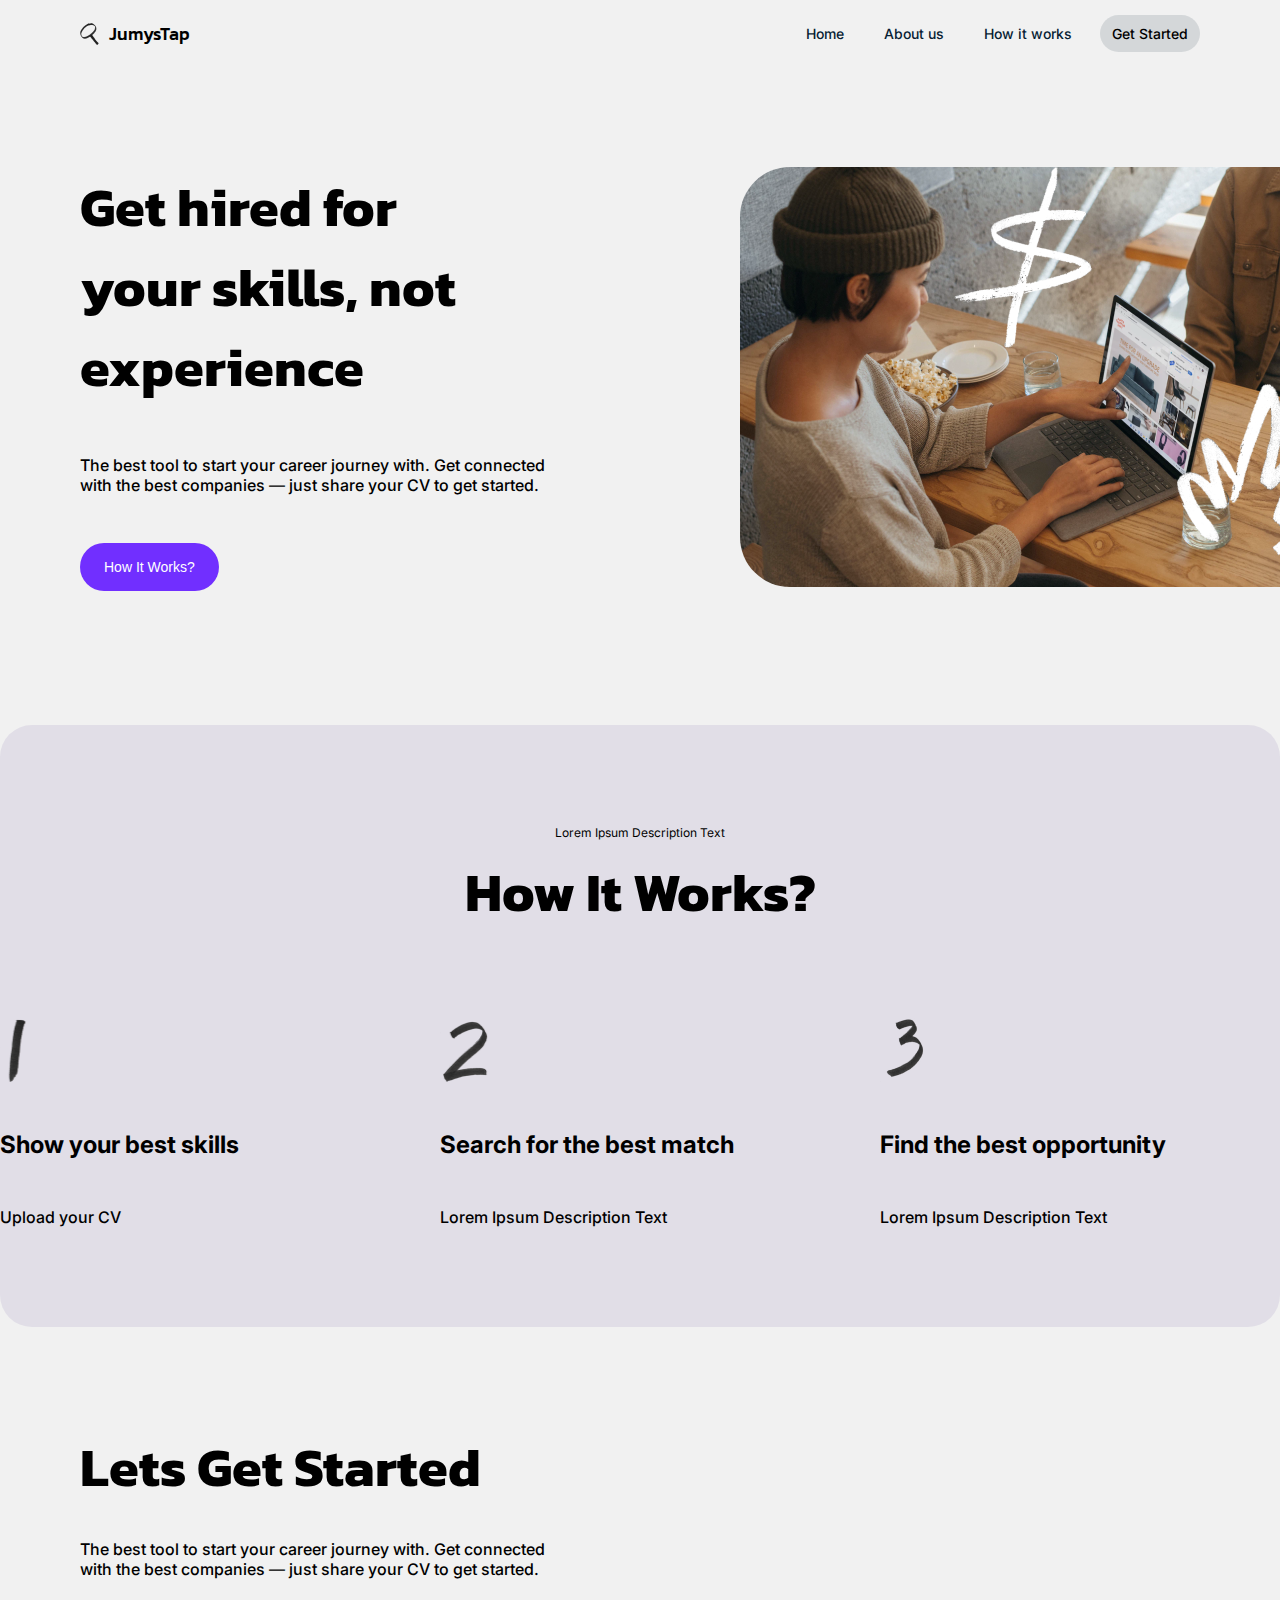
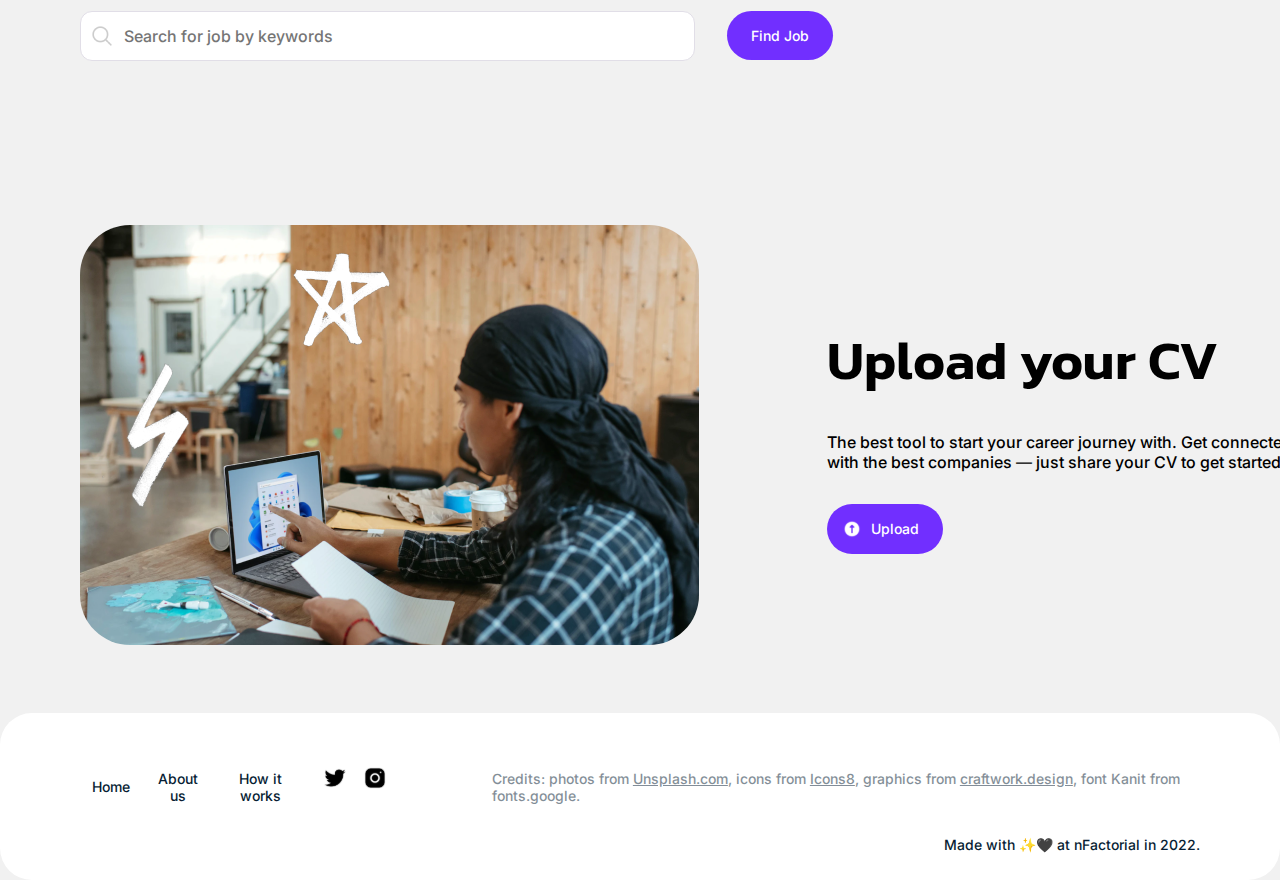
<file: JumysTap/index.html>
<!DOCTYPE html>
<html lang="en">
  <head>
    <meta charset="UTF-8" />
    <meta name="viewport" content="width=device-width, initial-scale=1.0" />
    <link rel="stylesheet" href="/JumysTap/style.css" />
    <link rel="stylesheet" href="./adaptive.css" />
    <title>JumysTap</title>
  </head>
  <body>
    <header class="header">
      <div class="left_header">
        <p class="logo">JumysTap</p>
        <img
          class="magnifier_image"
          src="./magnifier.png"
          alt="Magnifier_Image"
        />
      </div>
      <div class="right_header">
        <button class="non_active">Home</button>
        <button class="non_active">About us</button>
        <button class="non_active">How it works</button>
        <button class="active">Get Started</button>
      </div>
    </header>

    <div class="container">
      <div class="left_content">
        <p class="main_text">Get hired for your skills, not experience</p>
        <p class="description_text">
          The best tool to start your career journey with. Get connected with
          the best companies — just share your CV to get started.
        </p>
        <button class="btn">How It Works?</button>
      </div>
      <div class="right_content">
        <img class="main_image" src="./image_w.png" alt="Main Image" />
        <!-- <img class="dollar_image" src="./dollar 1.png" alt="Dollar">
            <img class="fire_image" src="./fire 1.png" alt="Fire"> -->
      </div>
    </div>

    <div class="main_content">
      <div class="top_content">
        <p class="small_text">Lorem Ipsum Description Text</p>
        <p class="large_text">How It Works?</p>
      </div>
      <div class="bottom_content">
        <div class="first">
          <img class="first_image" src="./1.png" alt="" />
          <p class="first_text">Show your best skills</p>
          <p class="first2_text">Upload your CV</p>
        </div>
        <div class="second">
          <img class="second_image" src="./2.png" alt="" />
          <p class="first_text">Search for the best match</p>
          <p class="first2_text">Lorem Ipsum Description Text</p>
        </div>
        <div class="third">
          <img class="third_image" src="./3.png" alt="" />
          <p class="first_text">Find the best opportunity</p>
          <p class="first2_text">Lorem Ipsum Description Text</p>
        </div>
      </div>
    </div>

    <div class="InputField">
      <p class="main2_text">Lets Get Started</p>
      <p class="description2_text">
        The best tool to start your career journey with. Get connected with the
        best companies — just share your CV to get started.
      </p>
      <div class="textField_content">
        <input
          class="search_field"
          type="text"
          placeholder="Search for job by keywords"
        />
        <img class="search_icon" src="./Search.png" alt="" />
        <button class="btn_2">Find Job</button>
      </div>
    </div>

    <div class="container_2">
      <div class="left_side">
        <img class="left_image" src="./image_5.png" alt="" />
      </div>

      <div class="right_side">
        <p class="main_text2">Upload your CV</p>
        <p class="description_text2">
          The best tool to start your career journey with. Get connected with
          the best companies — just share your CV to get started.
        </p>
        <button class="btn_3">
          <img class="icon" src="./Upward_Arrow.svg" alt="" />
          Upload
        </button>
      </div>
    </div>

    <footer class="footer">
      <div class="left_footer">
        <button class="non_active_footer">Home</button>
        <button class="non_active_footer">About us</button>
        <button class="non_active_footer">How it works</button>
        <img class="twitter" src="./Twitter.svg" alt="" />
        <img class="instagram" src="./Instagram.svg" alt="" />
      </div>

      <div class="right_footer">
        <p class="tag">
          Credits: photos from
          <a class="links" href="https://unsplash.com/@surface"> Unsplash.com</a
          >, icons from <a class="links" href="https://icons8.com/">Icons8</a>,
          graphics from
          <a
            class="links"
            href="https://craftwork.design/checkout/purchase-confirmation/?payment_key=a3ba0d28aa30dfd691cd535acb1f4228"
            >craftwork.design</a
          >, font Kanit from fonts.google.
        </p>
        <p class="tag_2">Made with ✨🖤 at nFactorial in 2022.</p>
      </div>
    </footer>
  </body>
</html>
</file>
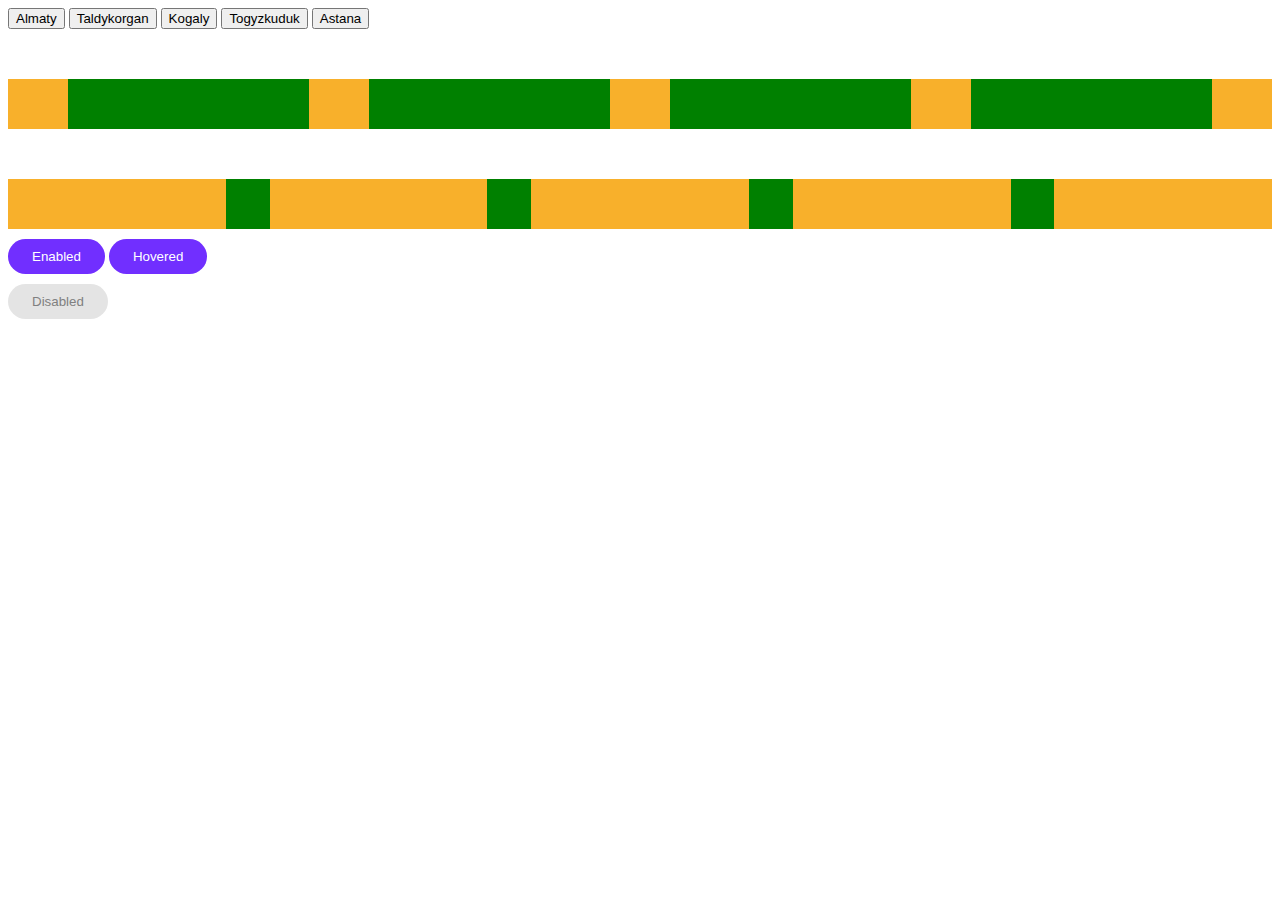
<file: seminar_1/index.html>
<!DOCTYPE html>
<html lang="en">
  <head>
    <meta charset="UTF-8" />
    <meta name="viewport" content="width=device-width, initial-scale=1.0" />
    <link rel="stylesheet" href="./style.css" />
    <title>Document</title>
  </head>
  <body>
    <div>
      <button>Almaty</button>
      <button>Taldykorgan</button>
      <button>Kogaly</button>
      <button>Togyzkuduk</button>
      <button>Astana</button>
    </div>

    <div class="conteiner">
        <div class="child"></div>
        <div class="child"></div>
        <div class="child"></div>
        <div class="child"></div>
        <div class="child"></div>
        <div class="child"></div>
        <div class="child"></div>
        <div class="child"></div>
        <div class="child"></div>
    </div>

    <div class="conteiner">
        <div class="childd"></div>
        <div class="childd"></div>
        <div class="childd"></div>
        <div class="childd"></div>
        <div class="childd"></div>
        <div class="childd"></div>
        <div class="childd"></div>
        <div class="childd"></div>
        <div class="childd"></div>
    </div>

    <div>
      <button class="enabled_btn">Enabled</button>
      <button class="hovered_btn">Hovered</button>
    </div>

    <div><button class="disabled_btn" disabled>Disabled</button></div>
  </body>
</html>
</file>
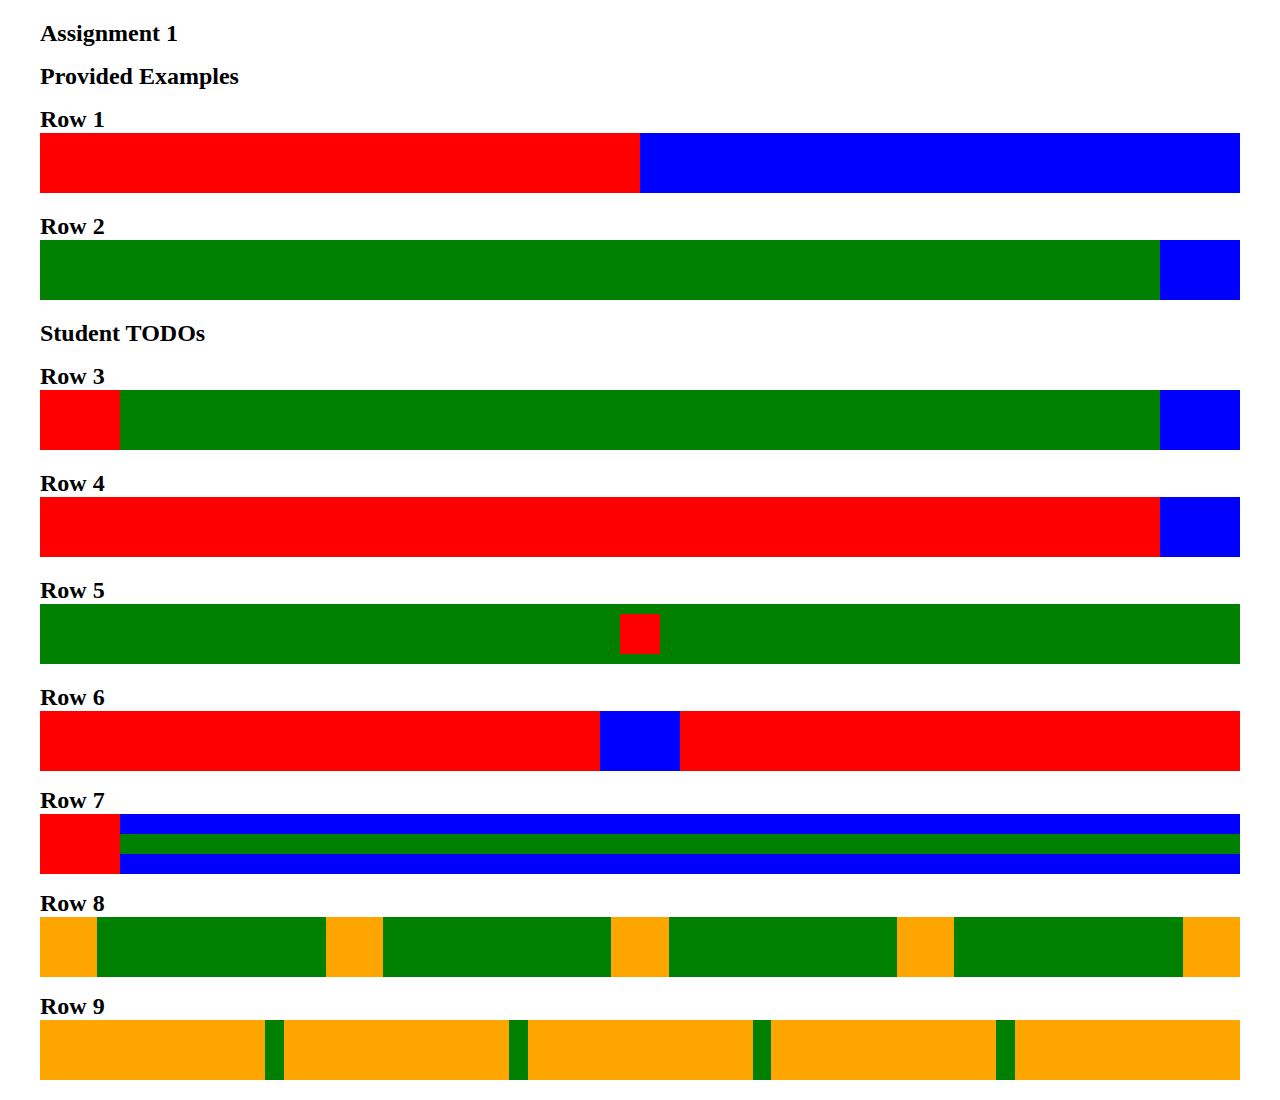
<file: week1/hw1.html>
<!DOCTYPE html>
<html>
  <head>
    <link rel="stylesheet" type="text/css" href="hw1.css" />
  </head>
  <body>
    <p>Assignment 1</p>
    <p>Provided Examples</p>
    <p>Row 1</p>
    <div class="wrapper">
      <div class="redExample"></div>
      <div class="blueExample"></div>
    </div>
    <p>Row 2</p>
    <div class="wrapper">
      <div class="emptyExample2">
        <div class="blueExample2"></div>
      </div>
    </div>
    <!-- TODO: Insert div elements in the next 7 wrappers for your solution -->
    <p>Student TODOs</p>
    <p>Row 3</p>
    <div class="wrapper_3">
      <div class="red_3"></div>
      <div class="blue_3"></div>
    </div>
    <p>Row 4</p>
    <div class="wrapper_4">
      <div class="red_4"></div>
      <div class="blue_4"></div>
    </div>
    <p>Row 5</p>
    <div class="wrapper_5">
      <div class="red_5"></div>
    </div>
    <p>Row 6</p>
    <div class="red_6">
      <div class="blue_6"></div>
    </div>
    <p>Row 7</p>

    <div class="blue_7">
      <div class="red_7"></div>
      <div class="wrapper_7"></div>
    </div>
    <p>Row 8</p>
    <div class="wrapper_8">
        <div class="child"></div>
        <div class="child"></div>
        <div class="child"></div>
        <div class="child"></div>
        <div class="child"></div>
        <div class="child"></div>
        <div class="child"></div>
        <div class="child"></div>
        <div class="child"></div>
    </div>
    <p>Row 9</p>
    <div class="wrapper_9">
        <div class="child_1"></div>
        <div class="child_1"></div>
        <div class="child_1"></div>
        <div class="child_1"></div>
        <div class="child_1"></div>
        <div class="child_1"></div>
        <div class="child_1"></div>
        <div class="child_1"></div>
        <div class="child_1"></div>
    </div>
  </body>
</html>
</file>
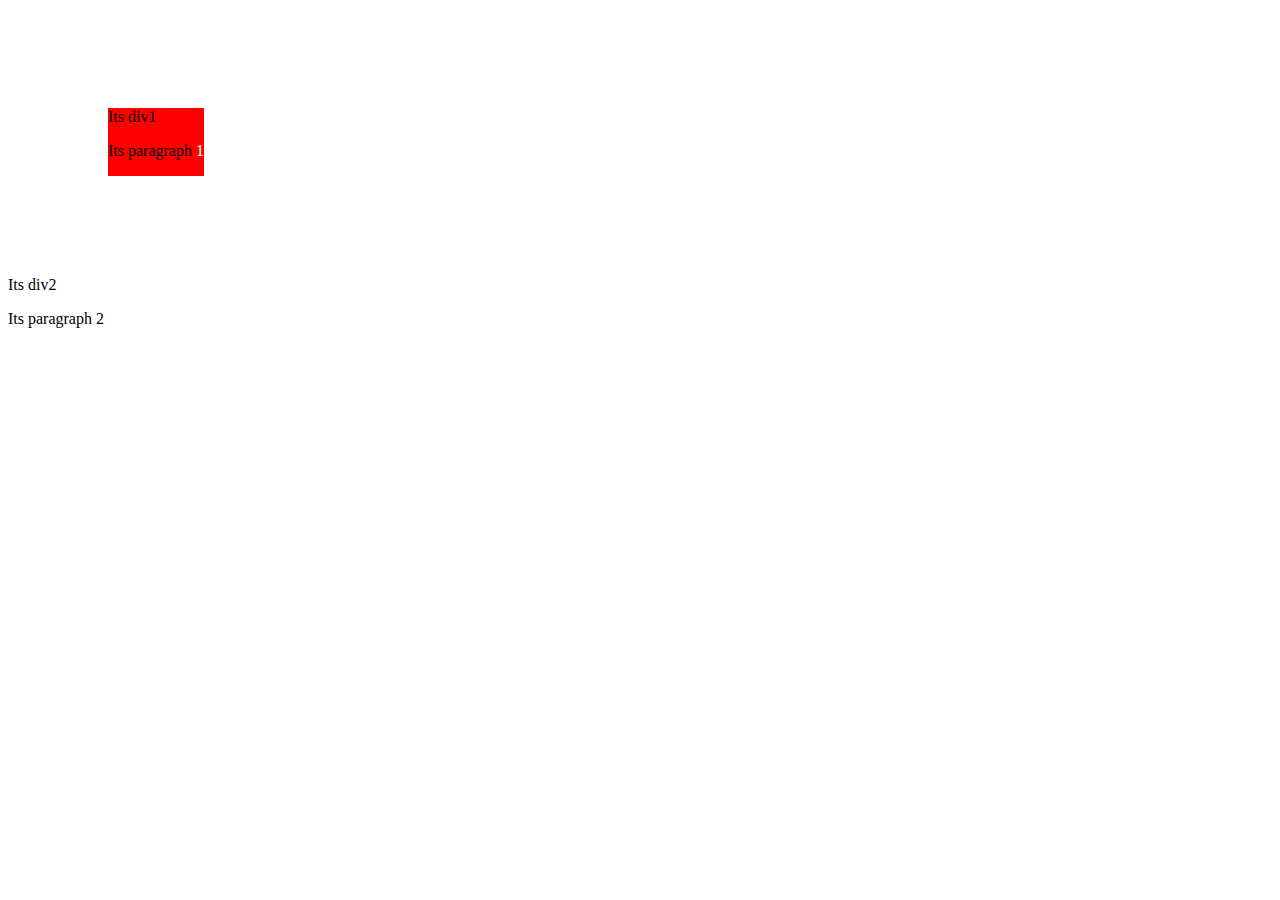
<file: week1/index1.html>
<!DOCTYPE html>
<html lang="en">
<head>
    <meta charset="UTF-8">
    <meta name="viewport" content="width=device-width, initial-scale=1.0">
    <title>Nfactorial</title>
    <link rel="stylesheet" href="./index.css">
</head>
<body>
    
    <div class="div1">
        Its div1
        <p class="paragraph1">
            Its paragraph <span class="span1">1</span> 
        </p>
    </div>
    
    <div class="div2">
        Its div2
        <p class="paragraph2">
            Its paragraph 2
        </p>
    </div>
    
</body>
</html>
</file>
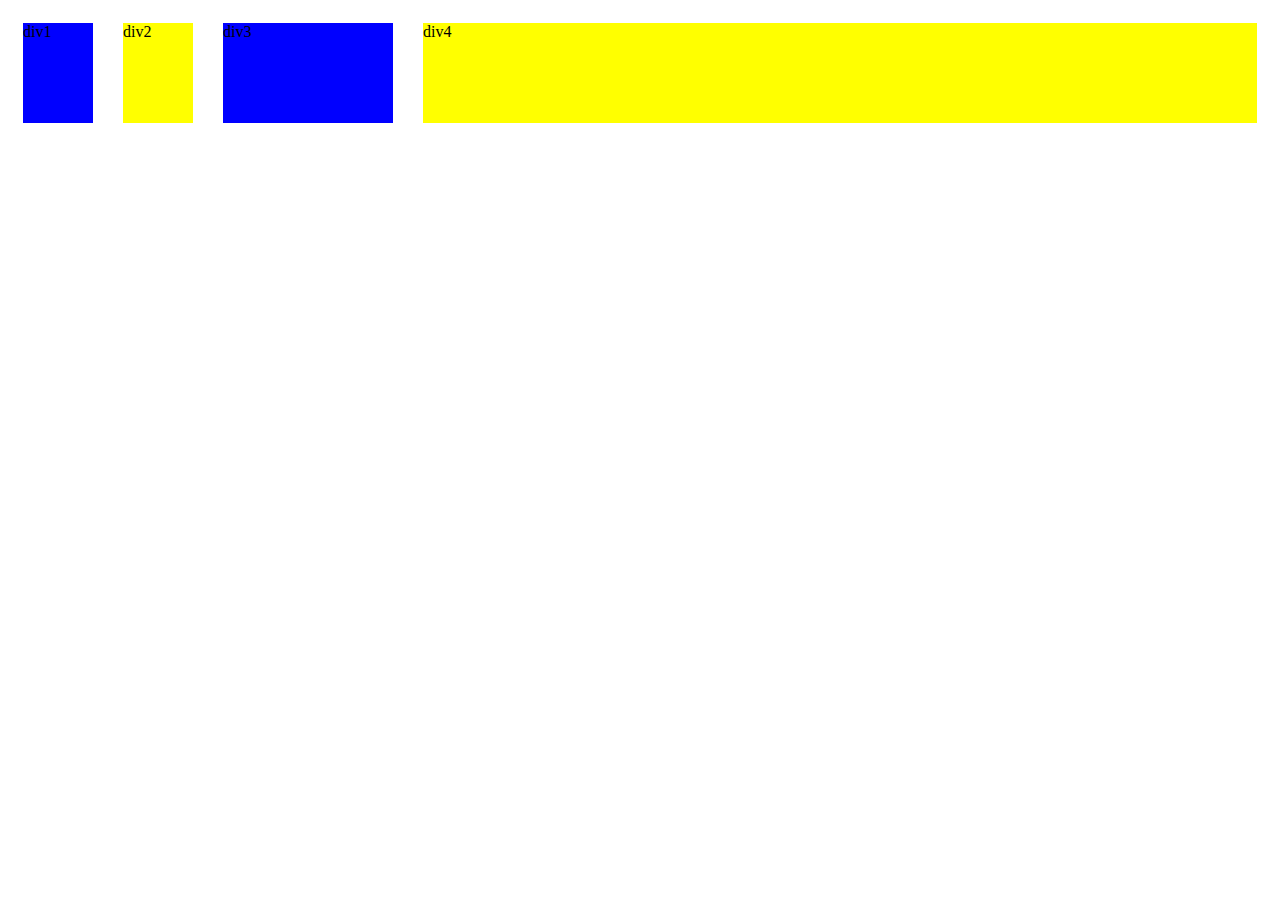
<file: week1/index2.html>
<!DOCTYPE html>
<html lang="en">
<head>
    <meta charset="UTF-8">
    <meta name="viewport" content="width=device-width, initial-scale=1.0">
    <title>Document</title>
    <link rel="stylesheet" href="./index2.css">
</head>
<body>
    <div class="grid">
        <div class="div1">div1</div>
        <div class="div2">div2</div>
        <div class="div3">div3</div>
        <div class="div4">div4</div>
    </div>
</body>
</html>
</file>
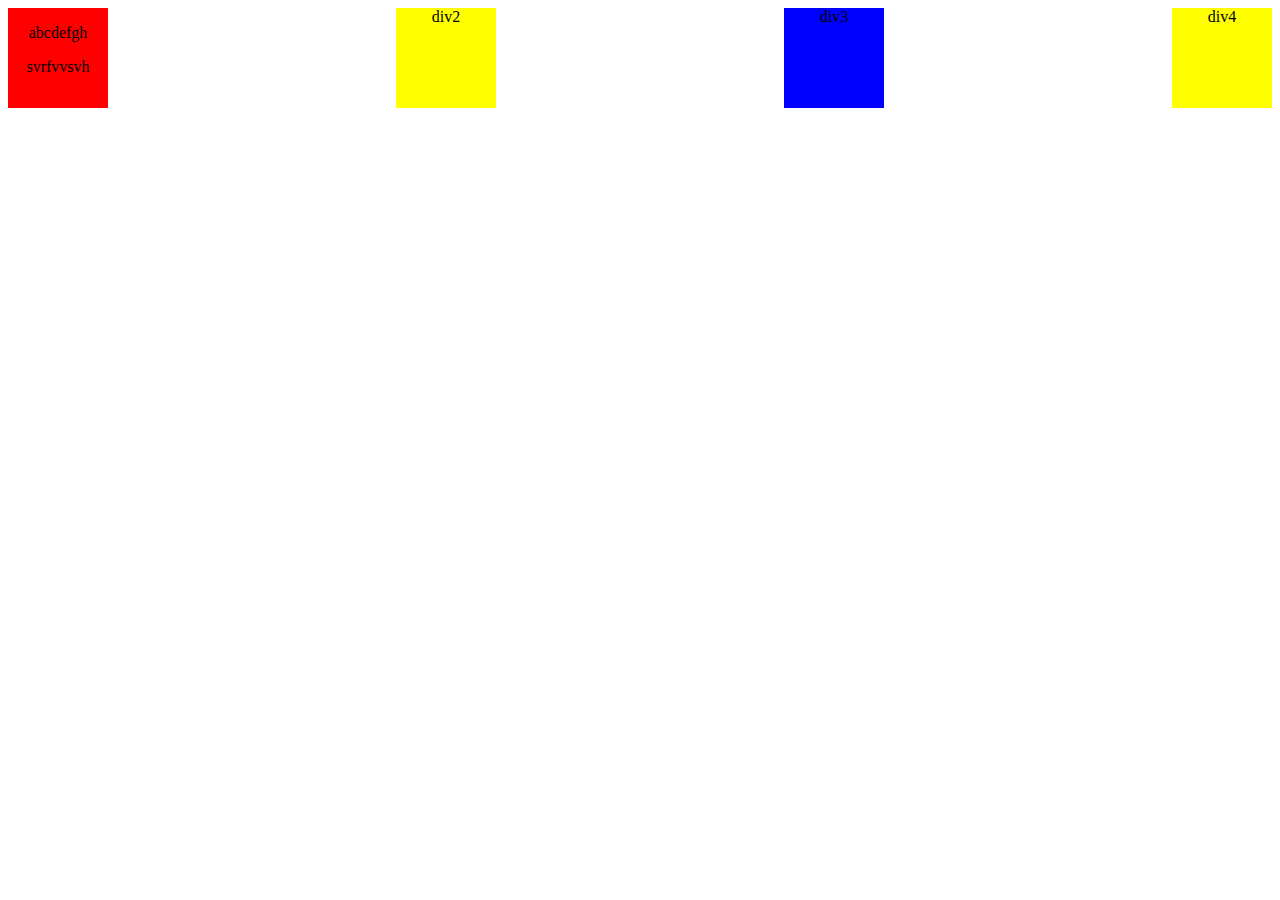
<file: week1/index3.html>
<!DOCTYPE html>
<html lang="en">
<head>
    <meta charset="UTF-8">
    <meta name="viewport" content="width=device-width, initial-scale=1.0">
    <title>Document</title>
    <link rel="stylesheet" href="./index3.css">
</head>
<body>
    <div class="flexbox">
        <div class="div1">
            <p>abcdefgh</p>
            <p>svrfvvsvh</p>

        </div>
        <div class="div2">div2</div>
        <div class="div3">div3</div>
        <div class="div4">div4</div>
    </div>
</body>
</html>
</file>
<file: JumysTap/style.css>
@import url("https://fonts.googleapis.com/css2?family=Inter:wght@100;200;300;400;500;600;700;800;900&display=swap");
@import url("https://fonts.googleapis.com/css2?family=Kanit:ital,wght@0,100;0,200;0,300;0,400;0,500;0,600;0,700;0,800;0,900;1,100;1,200;1,300;1,400;1,500;1,600;1,700;1,800;1,900&display=swap");

.header {
  display: flex;
  justify-content: space-between;
  align-items: center;
  padding-left: 80px;
  padding-right: 80px;
  background-color: rgb(241, 241, 241);
}

.non_active {
  border: 0;
  background-color: transparent;
  padding: 10px 12px 10px 12px;
  font-family: Inter;
  font-size: 14px;
  font-weight: 500;
  border-radius: 100px;
  color: #081e34;
}

.logo {
  font-family: "Kanit", sans-serif;
  font-weight: 500;
  font-size: 18px;
  color: black;
  padding-top: 20px;
  padding-bottom: 20px;
}
.magnifier_image {
  width: 18.675px;
  height: 22px;
  align-self: center;
  padding-right: 10px;
}

.active {
  background-color: #081e341f;
  border: 0;
  padding-left: 12px;
  padding-right: 12px;
  padding-top: 10px;
  padding-bottom: 10px;
  border-radius: 100px;
  font-family: Inter;
  font-size: 14px;
  font-weight: 500;
}
.right_header {
  display: flex;
  gap: 16px;
}
.left_header {
  display: flex;
  flex-direction: row-reverse;
}
* {
  padding: 0;
  margin: 0;
}

.container {
  width: 100%;
  padding-top: 100px;
  padding-bottom: 100px;
  display: flex;
  background-color: rgb(241, 241, 241);
  justify-content: space-between;
  gap: 165px;
}

.left_content {
  font-family: "Inter", sans-serif;
  display: flex;
  flex-direction: column;
  gap: 48px;
  padding-left: 80px;
}

.right_content {
  padding-right: 80px;
  width: 687px;
  height: 458px;
  /* background-image: url('./image\ 4.png'); */
  /* background-repeat: no-repeat; */
  /* border-radius: 50px; */
}

.main_text {
  width: 395px;
  font-family: "Kanit", sans-serif;
  font-weight: 700;
  font-size: 54px;
}

.description_text {
  width: 495px;
  font-weight: 500;
  font-size: 16px;
}

.btn {
  background-color: #712fff;
  color: white;
  border-radius: 100px;
  border: 0;
  padding: 16px 24px 16px 24px;
  font-size: 14px;
  font-weight: 500;
  width: fit-content;
}

.main_image {
  border-radius: 50px;
}

.dollar_image {
  position: absolute;
  top: 10;
  left: 40;
}

.fire_image {
  position: absolute;
  bottom: 20;
}

.main_content {
  display: flex;
  /* width: 100vw; */
  /* height: 562px; */
  border-radius: 32px;
  background: #e1dee7;
  padding-top: 100px;
  padding-left: 80px;
  padding-right: 80px;
  padding-bottom: 100px;
  justify-content: center;
  align-items: center;
  flex-direction: column;
  align-self: stretch;
  gap: 86px;
}

body {
  background-color: rgb(241, 241, 241);
}

.top_content {
  display: flex;
  flex-direction: column;
  justify-content: center;
  align-items: center;
  gap: 12px;
}

.small_text {
  font-family: Inter;
  font-size: 12px;
  font-weight: 400;
}

.large_text {
  font-family: Kanit;
  font-size: 54px;
  font-weight: 700;
}

.bottom_content {
  display: flex;
  /* align-items: flex-start; */
  gap: 40px;
}

.first_image {
  width: 35.127px;
  height: 64px;
}

.first {
  display: flex;
  flex-direction: column;
  gap: 48px;
}

.first_text {
  font-family: Inter;
  font-size: 24px;
  font-weight: 700;
  width: 400px;
}

.first2_text {
  font-family: Inter;
  font-size: 16px;
  font-weight: 500;
  width: 400px;
}

.second {
  display: flex;
  flex-direction: column;
  gap: 48px;
}

.second_image {
  width: 48.299px;
  height: 64px;
}

.third {
  display: flex;
  flex-direction: column;
  gap: 48px;
}

.third_image {
  width: 48.565px;
  height: 64px;
}

.main2_text {
  font-family: Kanit;
  font-size: 54px;
  font-weight: 700;
}

.description2_text {
  font-family: Inter;
  font-size: 16px;
  font-weight: 500;
  width: 495px;
}

.btn_2 {
  background-color: #712fff;
  color: white;
  border: 0;
  border-radius: 100px;
  padding: 16px 24px 16px 24px;
  font-size: 14px;
  font-weight: 500;
  font-family: Inter;
}

.InputField {
  display: flex;
  flex-direction: column;
  padding: 100px 80px 100px 80px;
  background-color: rgb(241, 241, 241);
  gap: 32px;
}

.textField_content {
  position: relative;
  display: flex;
  align-items: flex-start;
  gap: 32px;
}

.search_icon {
  position: absolute;
  top: 50%;
  transform: translateY(-50%);
  left: 10px;
}

.search_field {
  border-radius: 12px;
  border: 1px solid #e1dee7;
  background-color: white;
  display: flex;
  padding: 13px 75px 13px 43px;
  align-items: flex-start;
  gap: 12px;
  font-family: Inter;
  font-size: 16px;
  font-weight: 500;
  width: 495px;
  height: 22px;
  /* opacity: 0.5; */
}

.container_2 {
  display: flex;
  padding: 64px 80px 64px 80px;
  justify-content: space-between;
  gap: 128px;
  background-color: rgb(241, 241, 241);
}

.right_side {
  display: flex;
  flex-direction: column;
  justify-content: center;
  align-items: flex-start;
  gap: 32px;
}

.left_image {
  border-radius: 50px;
}

.main_text2 {
  font-family: Kanit;
  font-size: 54px;
  font-weight: 600;
}

.description_text2 {
  width: 495px;
  font-family: Inter;
  font-size: 16px;
  font-weight: 500;
}

.btn_3 {
  font-family: Inter;
  font-size: 14px;
  font-weight: 500;
  background-color: #712fff;
  border-radius: 100px;
  border: 0;
  padding: 16px 24px 16px 16px;
  color: white;
  width: fit-content;
}

.icon {
  width: 18px;
  height: 18px;
  vertical-align: -4px;
  margin-right: 6px;
}

.footer {
  display: flex;
  border-radius: 32px;
  flex-direction: row;
  padding: 32px 80px 52px 80px;
  justify-content: space-between;
  align-items: center;
  gap: 105px;
  background-color: rgb(255, 255, 255);
}

.left_footer {
  display: flex;
  flex-direction: row;
  /* justify-content: flex-start; */
}

.right_footer {
  display: flex;
  flex-direction: column;
  position: relative;
  top: 25px;
  gap: 32px;
}

.twitter {
  padding-left: 16px;
  padding-right: 16px;
  width: 24px;
  height: 24px;
  top: 6px;
  position: relative;
}

.instagram {
  width: 24px;
  height: 24px;
  top: 6px;
  position: relative;
}
.non_active_footer {
  border: 0;
  background-color: transparent;
  padding: 10px 12px 10px 12px;
  font-family: Inter;
  font-size: 14px;
  font-weight: 500;
  border-radius: 100px;
  color: #081e34;
}
.links {
  font-size: 14px;
  font-family: Inter;
  font-weight: 500;
  color: #081e34;
}
.tag {
  font-size: 14px;
  font-family: Inter;
  font-weight: 500;
  color: #081e34;
  opacity: 0.5;
}

.tag_2 {
  color: #081e34;
  text-align: center;
  font-size: 14px;
  font-family: Inter;
  font-weight: 500;
  display: flex;
  justify-content: flex-end;
  /* padding-bottom: 20px; */
}
</file>
<file: JumysTap/adaptive.css>
/* Large Devices, Wide Screens */
@media only screen and (max-width: 1200px) {
}

/* Medium Devices, Desktops */
@media only screen and (max-width: 992px) {
  /* */
}

/* Small Devices, Tablets */
@media only screen and (max-width: 768px) {
  /* */
}

/* Extra Small Devices, Phones */
@media only screen and (max-width: 480px) {
  .header {
    display: flex;
    justify-content: space-between;
    align-items: center;
    gap: 92px;
    padding: 12px 24px 12px 24px;
  }
  .non_active {
    display: none;
  }

  .container {
    width: 360px;
    display: flex;
    flex-direction: column-reverse;
    padding: 32px 24px 32px 24px;
    gap: 54px;
    align-items: center;
    /* align-self: baseline; */
    /* align-content: center; */
  }

  .right_content {
    display: flex;
    justify-content: center;
    height: auto;
    align-items: center;
    padding-right: 35px;
  }

  .left_content {
    display: flex;
    justify-content: center;
    align-items: center;
    gap: 24px;
    padding-left: 0px;
    padding-right: 50px;
  }

  .main_text {
    width: 312px;
    font-family: "Kanit", sans-serif;
    font-weight: 700;
    font-size: 32px;
    text-align: center;
    /* line-height: 120%; */
  }

  .description_text {
    width: 312px;
    font-weight: 500;
    font-size: 14px;
    text-align: center;
  }

  .main_image {
    display: flex;
    width: 373px;
    height: 249px;
    flex-shrink: 0;
  }

  .main_content {
    display: flex;
    flex-direction: column;
    padding: 54px 24px 54px 24px;
    align-items: baseline;
    justify-content: center;
  }

  .top_content {
    display: flex;
    flex-direction: column;
    justify-content: center;
    align-items: center;
    align-self: center;
    gap: 12px;
  }
  .bottom_content {
    display: flex;
    flex-direction: column;
    align-items: center;
    justify-content: center;
    /* align-items: center; */
    /* align-content: center; */
    gap: 40px;
  }

  .first {
    gap: 24px;
    /* align-content: center; */
  }

  .second {
    gap: 24px;
  }

  .third {
    gap: 24px;
  }

  .large_text {
    font-size: 32px;
    /* text-align: center; */
  }
  .first_image {
    width: 23.052px;
    height: 42px;
  }
  .first_text {
    font-size: 20px;
  }

  .first2_text {
    font-size: 14px;
  }

  .second_image {
    width: 31.696px;
    height: 42px;
  }

  .third_image {
    width: 31.871px;
    height: 42px;
  }

  .main2_text {
    font-size: 24px;
    width: 312px;
    text-align: center;
  }

  .description2_text {
    font-size: 14px;
    text-align: center;
    width: 312px;
  }

  .InputField {
    display: flex;
    padding: 54px 24px 54px 24px;
    justify-content: center;
    /* align-items: center; */
    gap: 32px;
  }

  .textField_content {
    display: flex;
    flex-direction: column;
    align-items: center;
  }

  .search_field {
    padding: 13px 0px 13px 13px;
    width: 312px;
    text-align: center;
    gap: 12px;
  }

  .search_icon {
    width: 24px;
    height: 24px;
    position: absolute;
    top: 25px;
    transform: translateY(-50%);
    /* left: 10px; */
  }
  .container_2 {
    display: flex;
    flex-direction: column;
    padding: 64px 24px 64px 24px;
    justify-content: center;
    align-items: center;
  }
  .left_image {
    width: 352.827px;
    height: 233.333px;
  }

  .main_text2 {
    font-size: 24px;
  }

  .description_text2 {
    font-size: 14px;
    width: 312px;
  }

  .footer {
    display: flex;
    flex-direction: column;
    align-items: baseline;
    padding: 32px 24px 32px 24px;
    gap: 40px;
  }

  .left_footer {
    display: flex;
    flex-direction: column;
    gap: 16px;
    align-items: flex-start;
  }

  .right_footer {
    display: flex;
    align-items: flex-start;
    gap: 40px;
  }

  .twitter {
    padding-left: 0px;
    position: relative;
    left: 10px;
  }

  .instagram {
    position: relative;
    left: 10px;
  }

  .tag_2 {
    padding-bottom: 20px;
  }
}

/* Custom, iPhone Retina */
@media only screen and (max-width: 320px) {
  /* */
}
</file>
<file: seminar_1/style.css>
/* div button:nth-child(even) {
    background-color: red;
}

div button:nth-child(odd){
    background-color: blue;
} */

.conteiner {
    margin-top:50px;
    background-color: blue;
    width: 100%;
    height: 50px;
    display: flex;
}

.child {
    background-color: cyan;
    flex:1;
    height: 50px;
    border: 1px ;
}

.conteiner .child:nth-child(even) {
    background-color: green;
    flex: 4;
}
.conteiner .child:nth-child(odd) {
    background-color: rgb(248, 176, 43);
}

.conteiner .childd:nth-child(even) {
    background-color: green;
    flex: 1;
}
.conteiner .childd:nth-child(odd) {
    background-color: rgb(248, 176, 43);
    flex: 5;
}

.enabled_btn {
    margin-top: 10px;
    background-color: #712FFF;
    border: 0;
    color: white;
    padding: 10px 24px 10px 24px;
    border-radius: 100px;
}

.hovered_btn {
    background-color: #712FFF;
    border: 0;
    color: white;
    padding: 10px 24px 10px 24px;
    border-radius: 100px;

}

.hovered_btn:hover {
    background-color: blueviolet;
    box-shadow: 0px 1px 3px 1px rgba(0, 0, 0, 0.15);
}

.disabled_btn {
    margin-top: 10px;
    background-color: #712FFF;
    border: 0;
    color: white;
    padding: 10px 24px 10px 24px;
    border-radius: 100px;
}

.disabled_btn:disabled {
    background-color: #1F1F1F1F;
    color: gray;
}
</file>
<file: week1/hw1.css>
body {
  margin: 20px 40px;
}

p {
  font-size: 24px;
  font-weight: bold;
  margin-bottom: 0px;
  margin-top: 16px;
}

/*--- This is the CSS class for the green rectangular blocks. Note that it uses display: flex ---*/
.wrapper {
  display: flex;
  height: 60px;
  background-color: green;
  margin-bottom: 20px;
}

/*--- flex: 1 makes it so that the div takes up all available space left in the parent element ---*/
.redExample {
  flex: 1;
  background-color: red;
}

/*--- Since both .redExample and .blueExample have flex: 1, they will take up an equal amount of space because they meet in the middle ---*/
.blueExample {
  flex: 1;
  background-color: blue;
}

/*--- flex-direction: row-reverse orders all child elements starting from right to left ---*/
.emptyExample2 {
  display: flex;
  flex: 1;
  flex-direction: row-reverse;
}

.blueExample2 {
  width: 80px;
  background-color: blue;
}

/* TODO: Add CSS for the rest of your solution below */

.wrapper_3 {
  display: flex;
  height: 60px;
  background-color: green;
  margin-bottom: 20px;
  justify-content: space-between;
}

.red_3 {
  background-color: red;
  width: 80px;
}
.blue_3 {
  background-color: blue;
  width: 80px;
}

.wrapper_4 {
  display: flex;
  height: 60px;
  background-color: green;
  margin-bottom: 20px;
}

.red_4 {
  background-color: red;
  flex: 1;
}

.blue_4 {
  background-color: blue;
  width: 80px;
}

.wrapper_5 {
  display: flex;
  height: 60px;
  background-color: green;
  margin-bottom: 20px;
  justify-content: center;
  align-items: center;
}

.red_5 {
  background-color: red;
  width: 40px;
  height: 40px;
}

.red_6 {
  display: flex;
  height: 60px;
  background-color: red;
  justify-content: center;
}

.blue_6 {
  background-color: blue;
  width: 80px;
}

.wrapper_7 {
  height: 20px;
  flex: 1;
  background-color: green;
  align-self: center;
}

.red_7 {
    background-color: red;
    width: 80px;
}

.blue_7 {
    display: flex;
    height: 60px;
    background-color: blue;
}


.wrapper_8 {
    display: flex;
    background-color: blue;
    height: 60px;
}

.child:nth-child(even) {
    background-color: green;
    flex: 4;
}

.child:nth-child(odd) {
    background-color: orange;
    flex: 1;
}

.wrapper_9 {
    display: flex;
    background-color: blue;
    height: 60px;
}

.child_1:nth-child(even) {
    background-color: green;
    flex: 0.5;
}

.child_1:nth-child(odd) {
    background-color: orange;
    flex: 6;
}

@media only screen and (max-width:480px) {
  .wrapper_8 {
    display: flex;
    background-color: blue;
    height: 60px;
}

  .child:nth-child(even) {
    background-color: green;
    flex: 1;
}

.child:nth-child(odd) {
    background-color: orange;
    flex: 2;
}
.wrapper_9 {
  display: flex;
  background-color: blue;
  height: 60px;
}

.child_1:nth-child(even) {
  background-color: green;
  flex: 1;
}

.child_1:nth-child(odd) {
  background-color: orange;
  flex: 2;
}
}
</file>
<file: week1/index.css>
.div1 {
    background-color: red;
    margin: 100px;
    display: inline-block;
}
.paragraph1 {
    color: black;
}
.span1 {
    color: white;
}
</file>
<file: week1/index2.css>
.grid {
    display: grid;
    grid-template-columns: 100px 100px 200px 1fr;

}

.div1, .div3 {
    background-color: blue;
    margin: 15px;
    height: 100px;
}

.div2, .div4 {
    background-color: yellow;
    margin: 15px;
}
</file>
<file: week1/index3.css>
.flexbox {
    display: flex;
    flex-direction: row;
    justify-content: space-between;
    text-align: center;
    align-items:center ;
}

.div1, .div3 {
    background-color: blue;
    height: 100px;
    width: 180px;
}

.div2, .div4 {
    background-color: yellow;
    height: 100px;
    width: 180px;
}

@media only screen and (min-width:768px) {
    .div1, .div2, .div3, .div4 {
        width: 100px;
    }
}
@media only screen and (min-width:600px) {
    .div1, .div2, .div3, .div4 {
        width: 100px;
    }

    .div1 {
        background-color: red;
    }
}
@media only screen and (max-width:149px) {
    .div1, .div2, .div3, .div4 {
        background-color: blue;
    }
}
</file>
